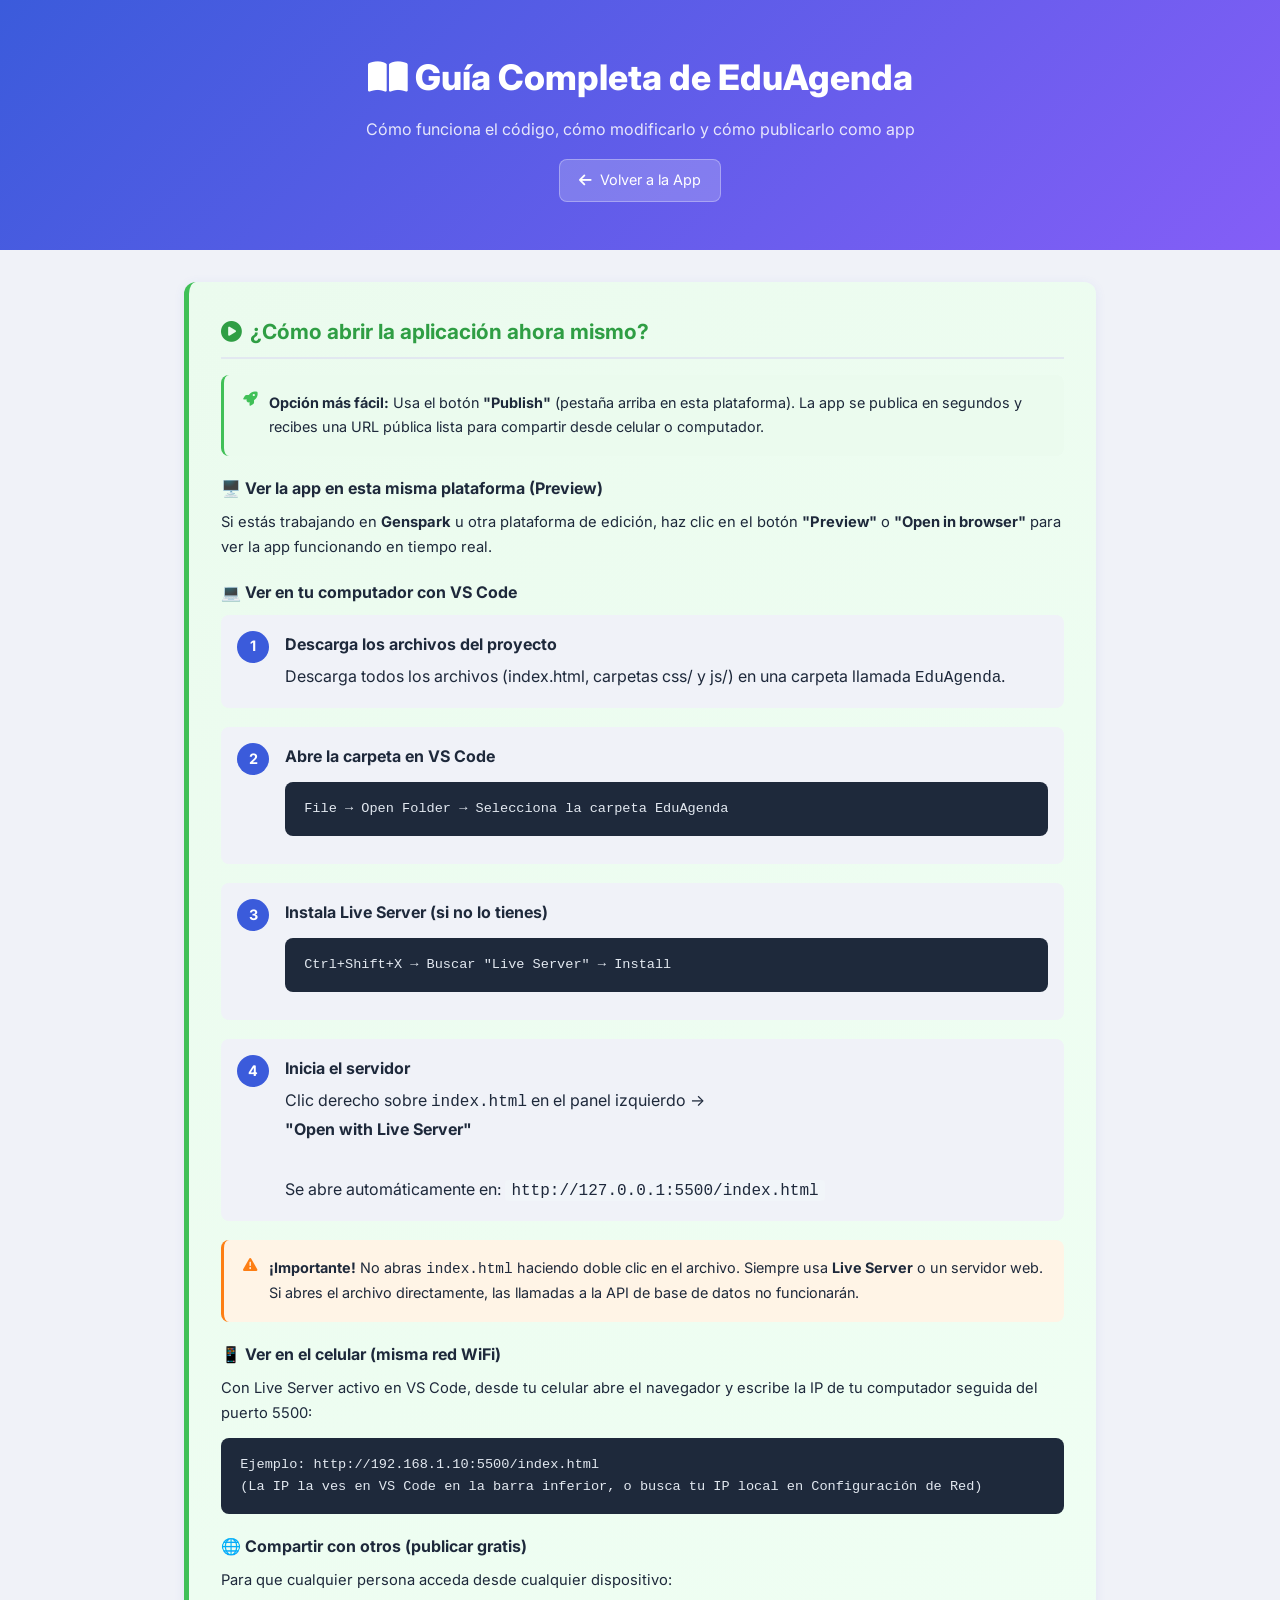
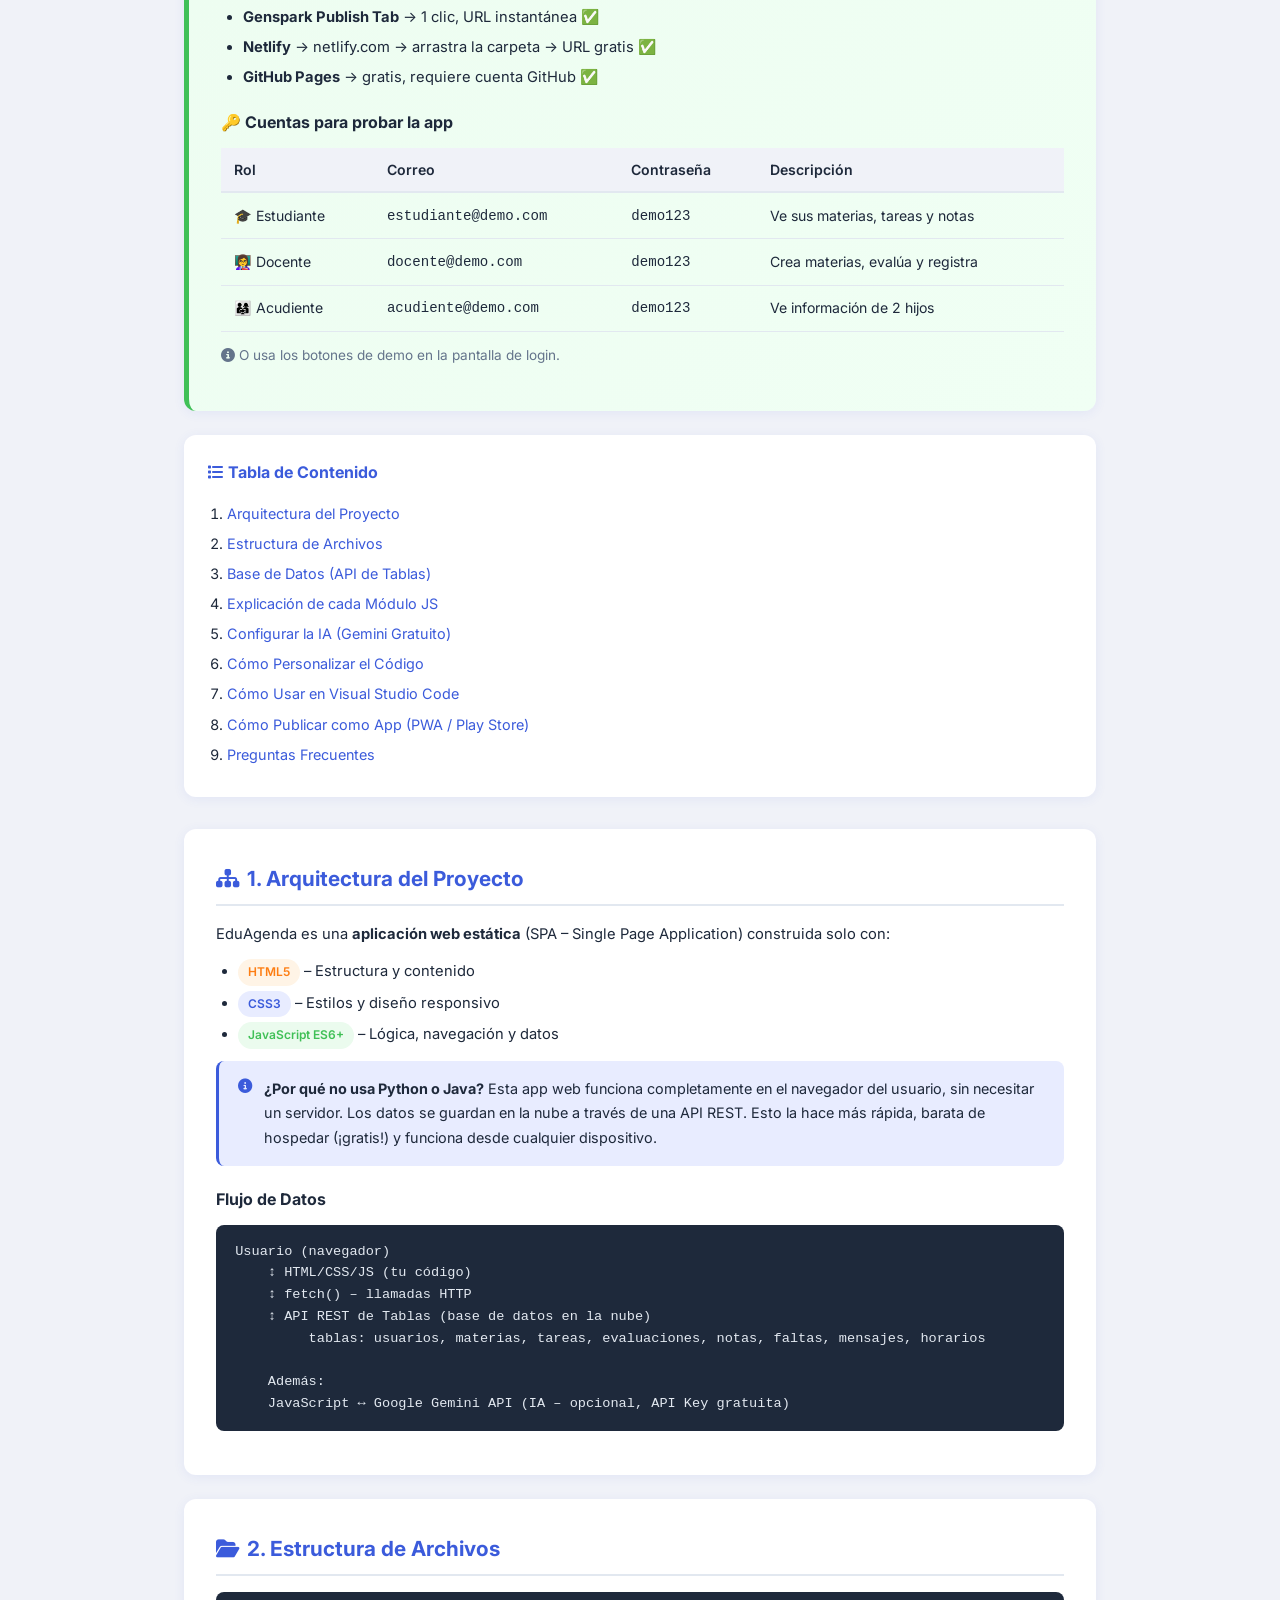
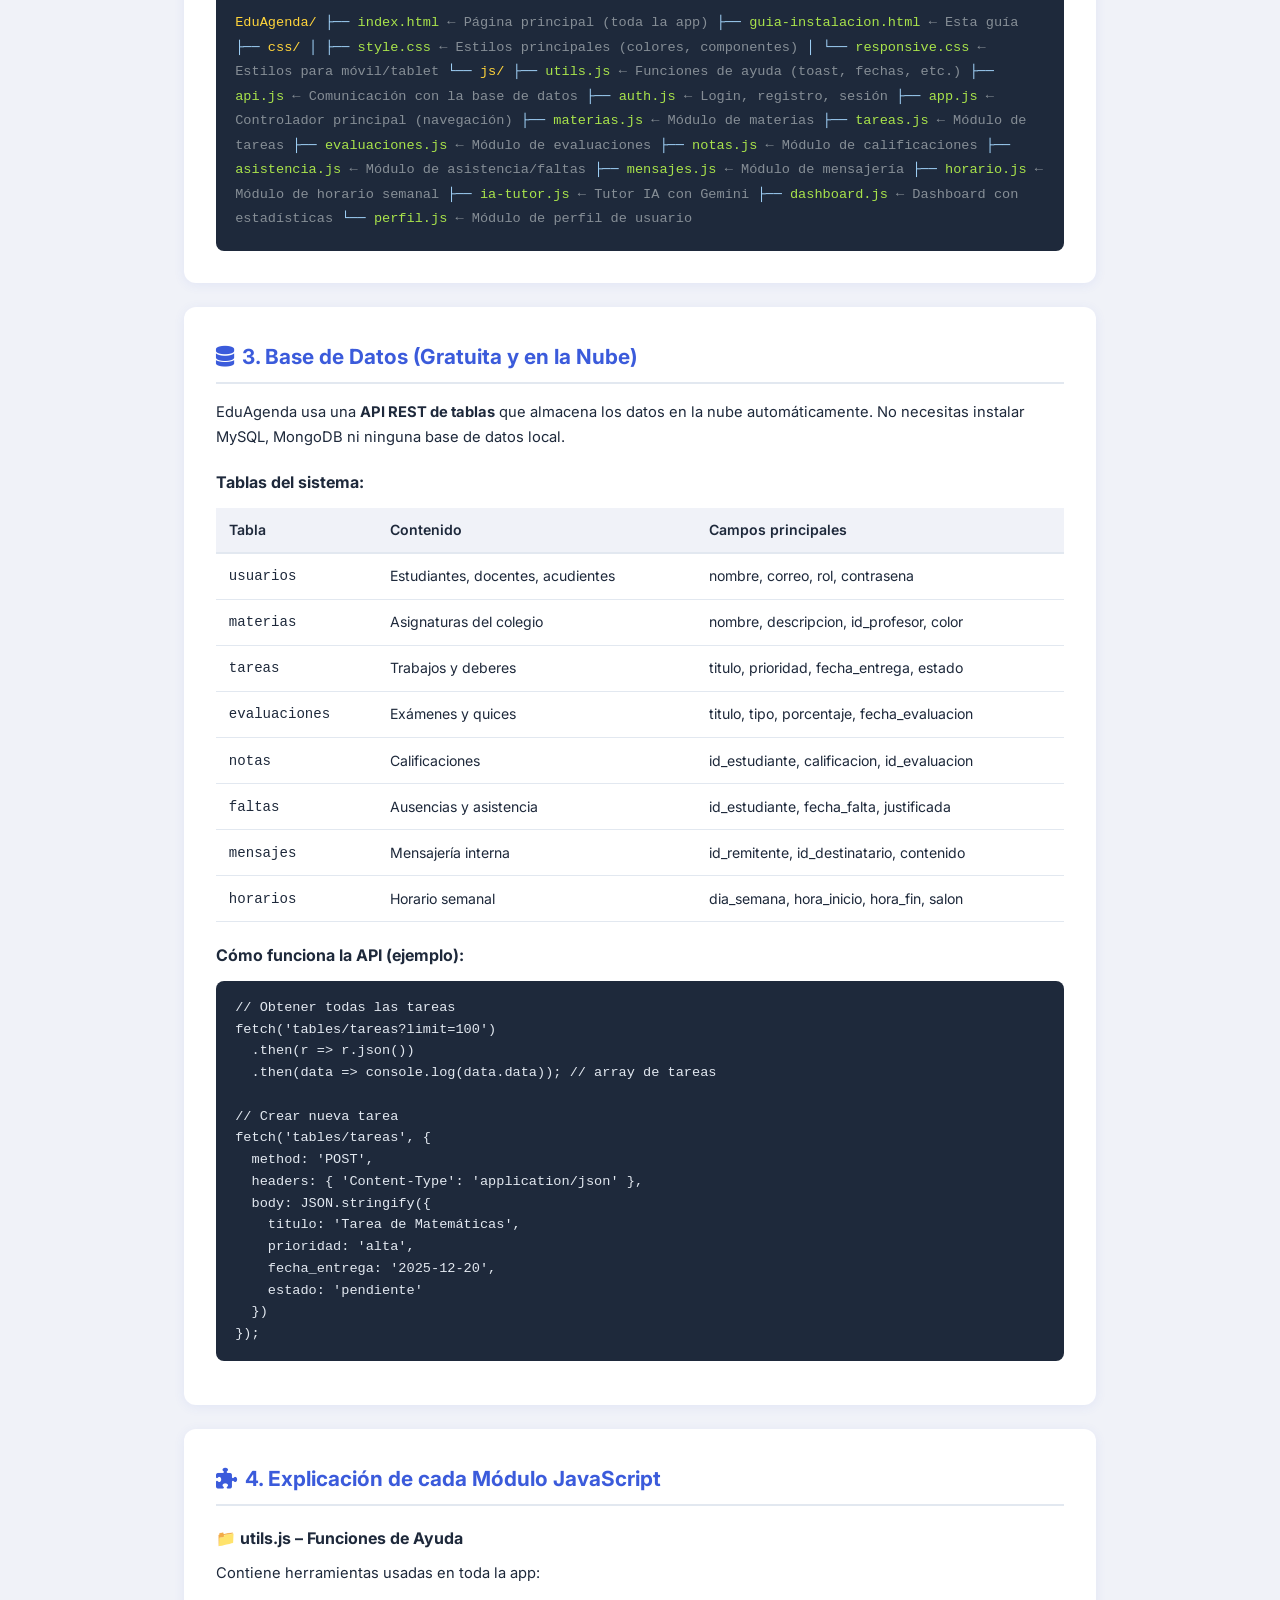
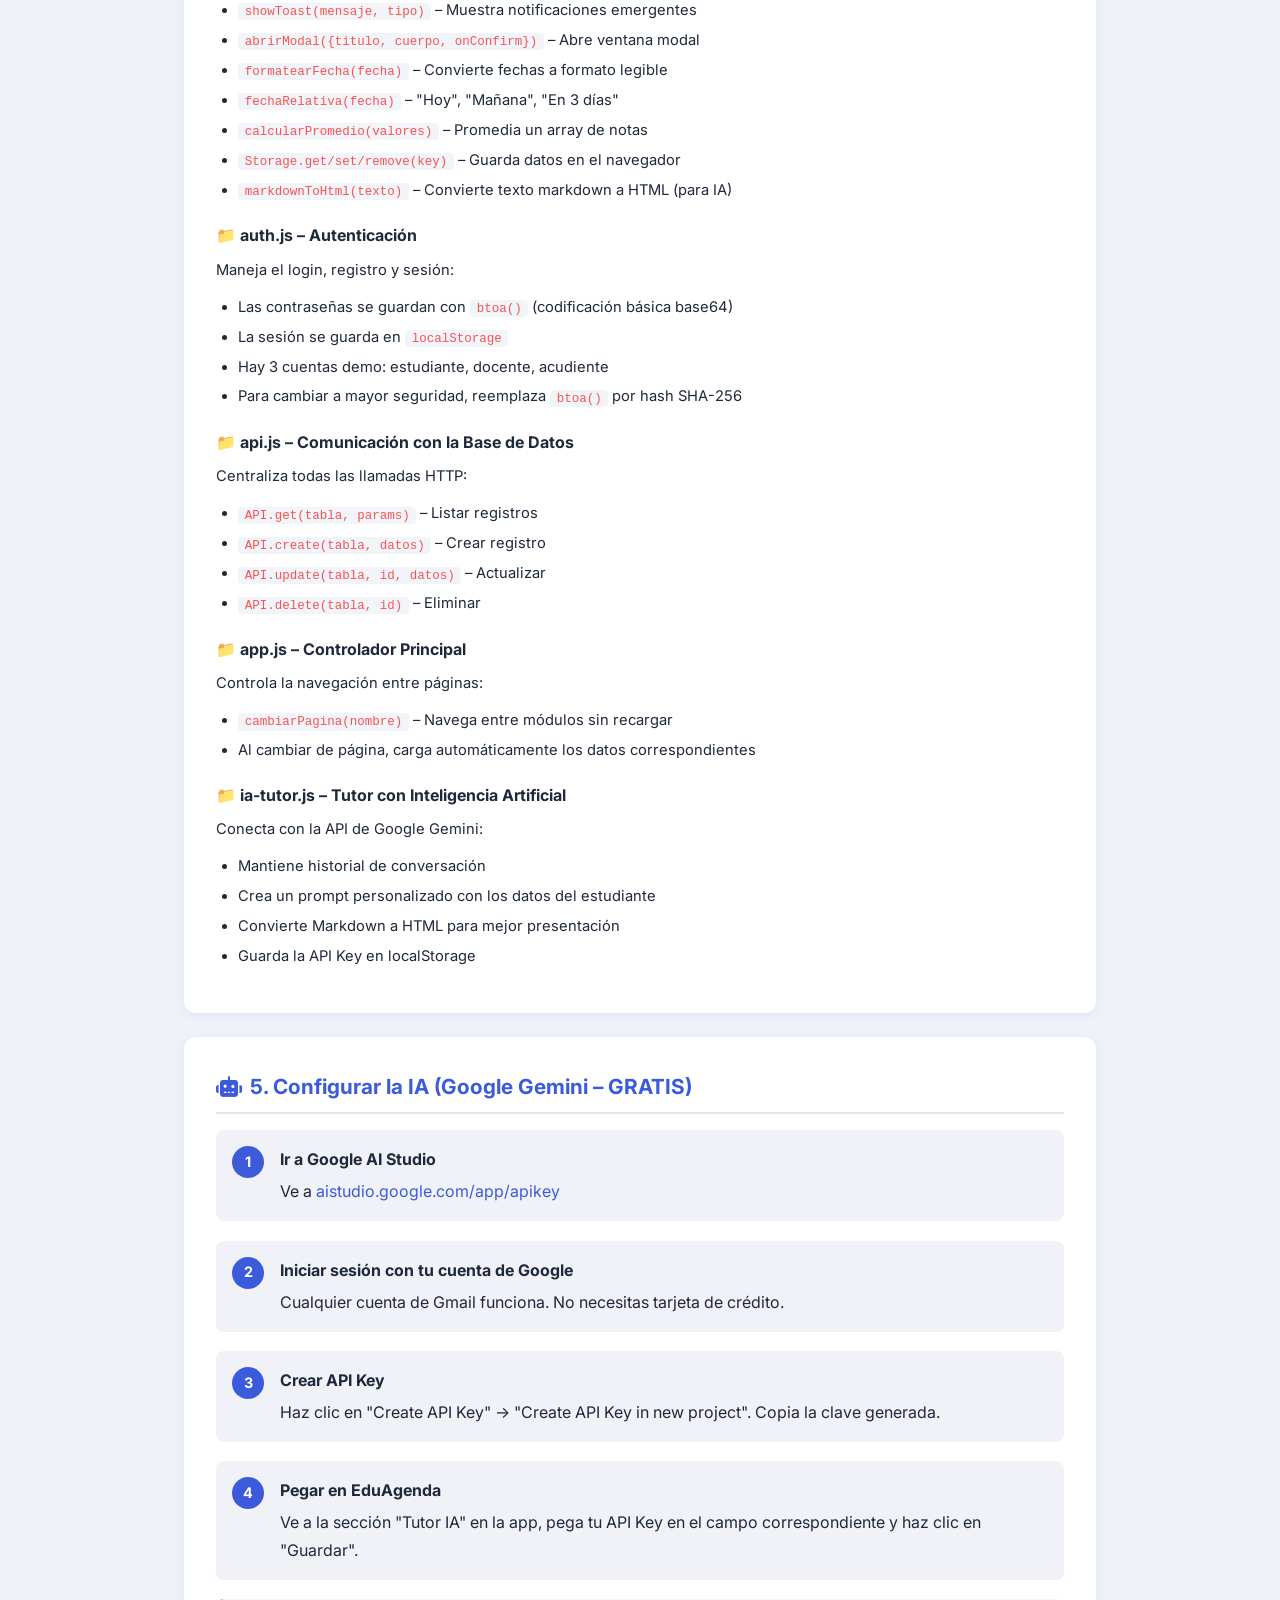
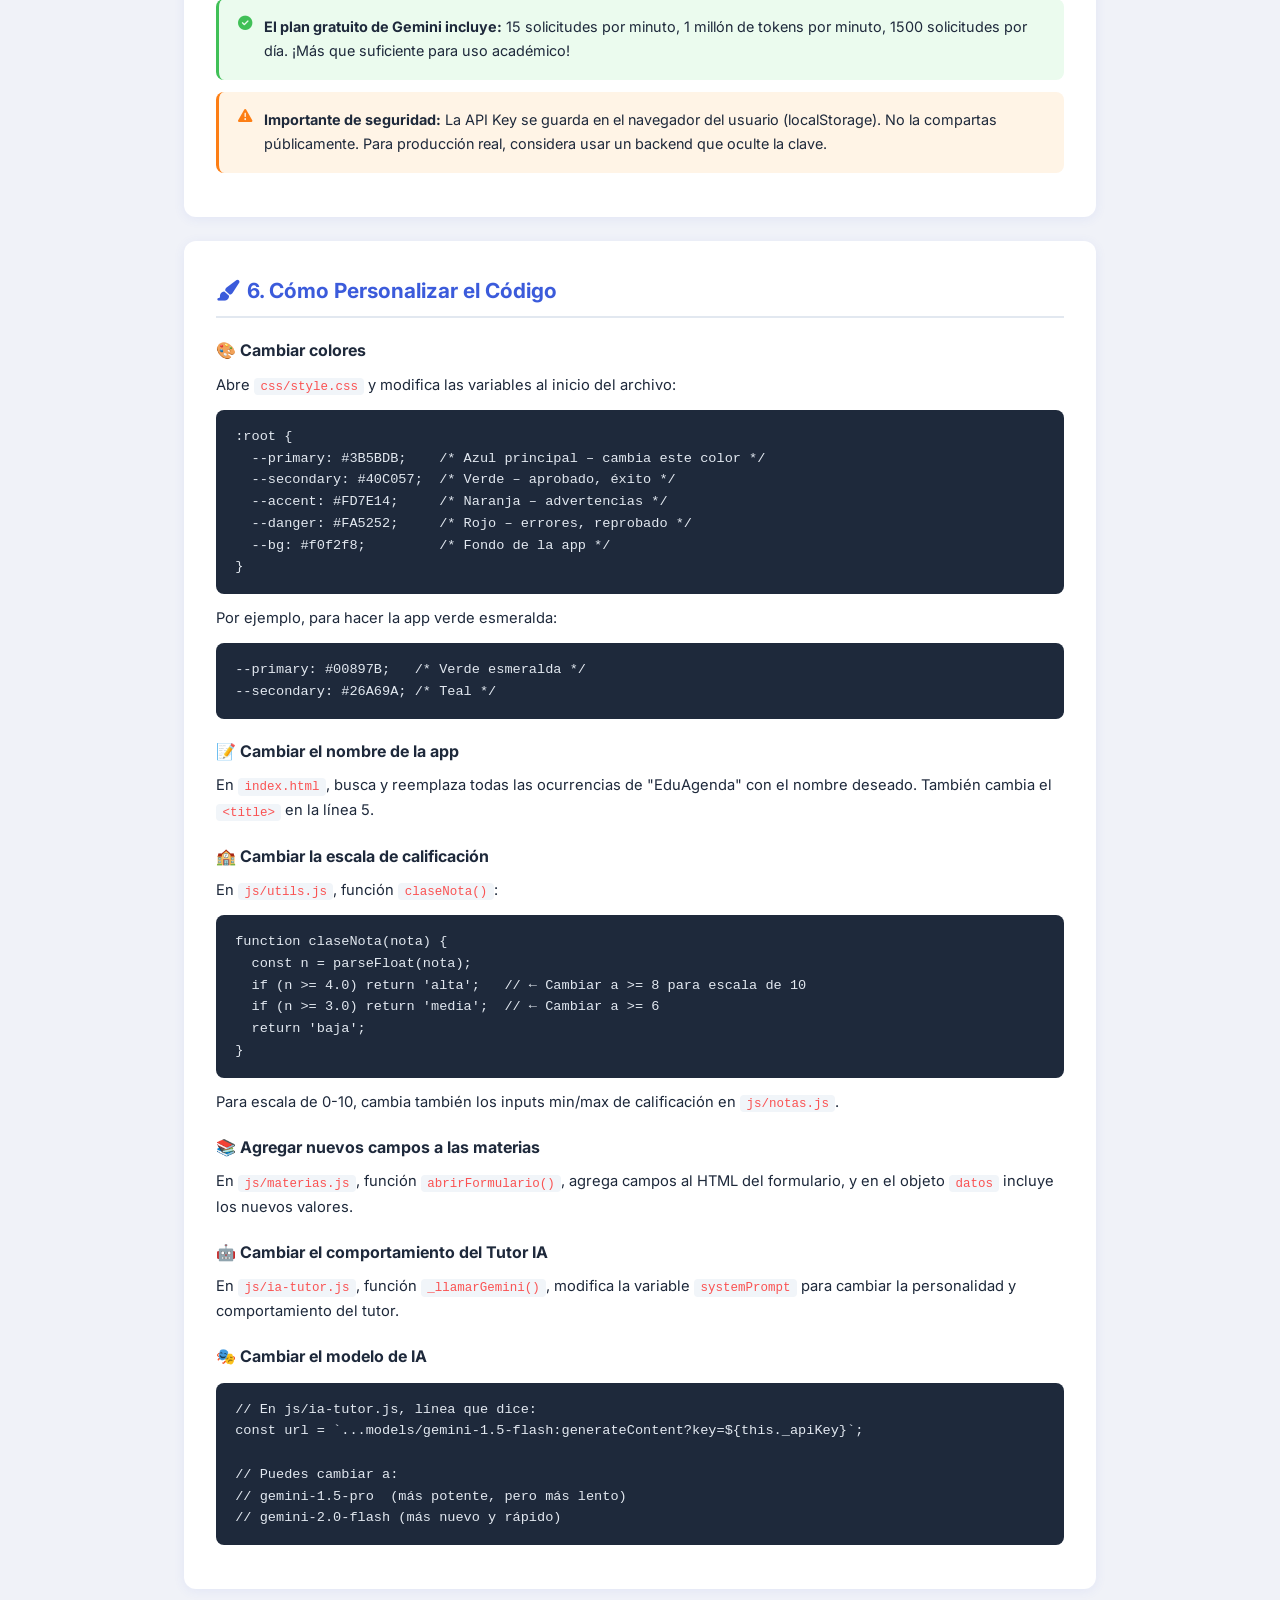
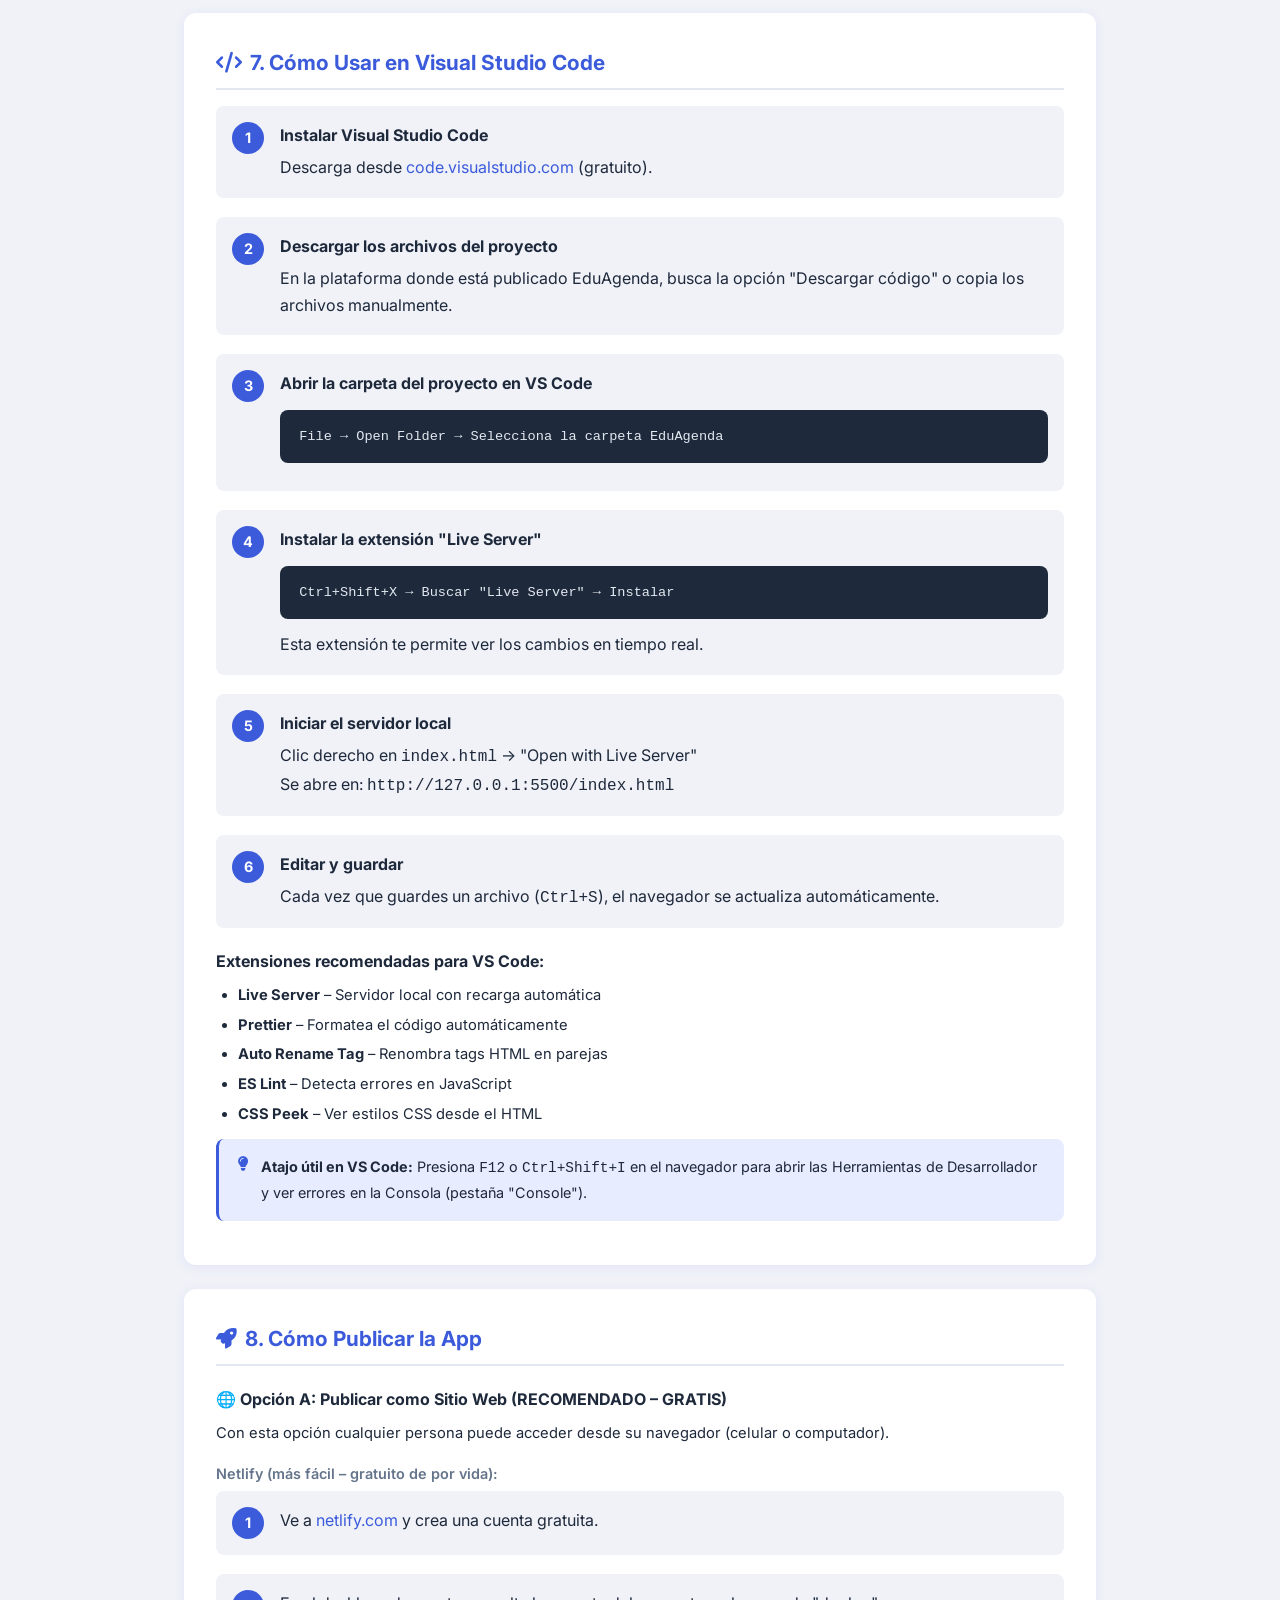
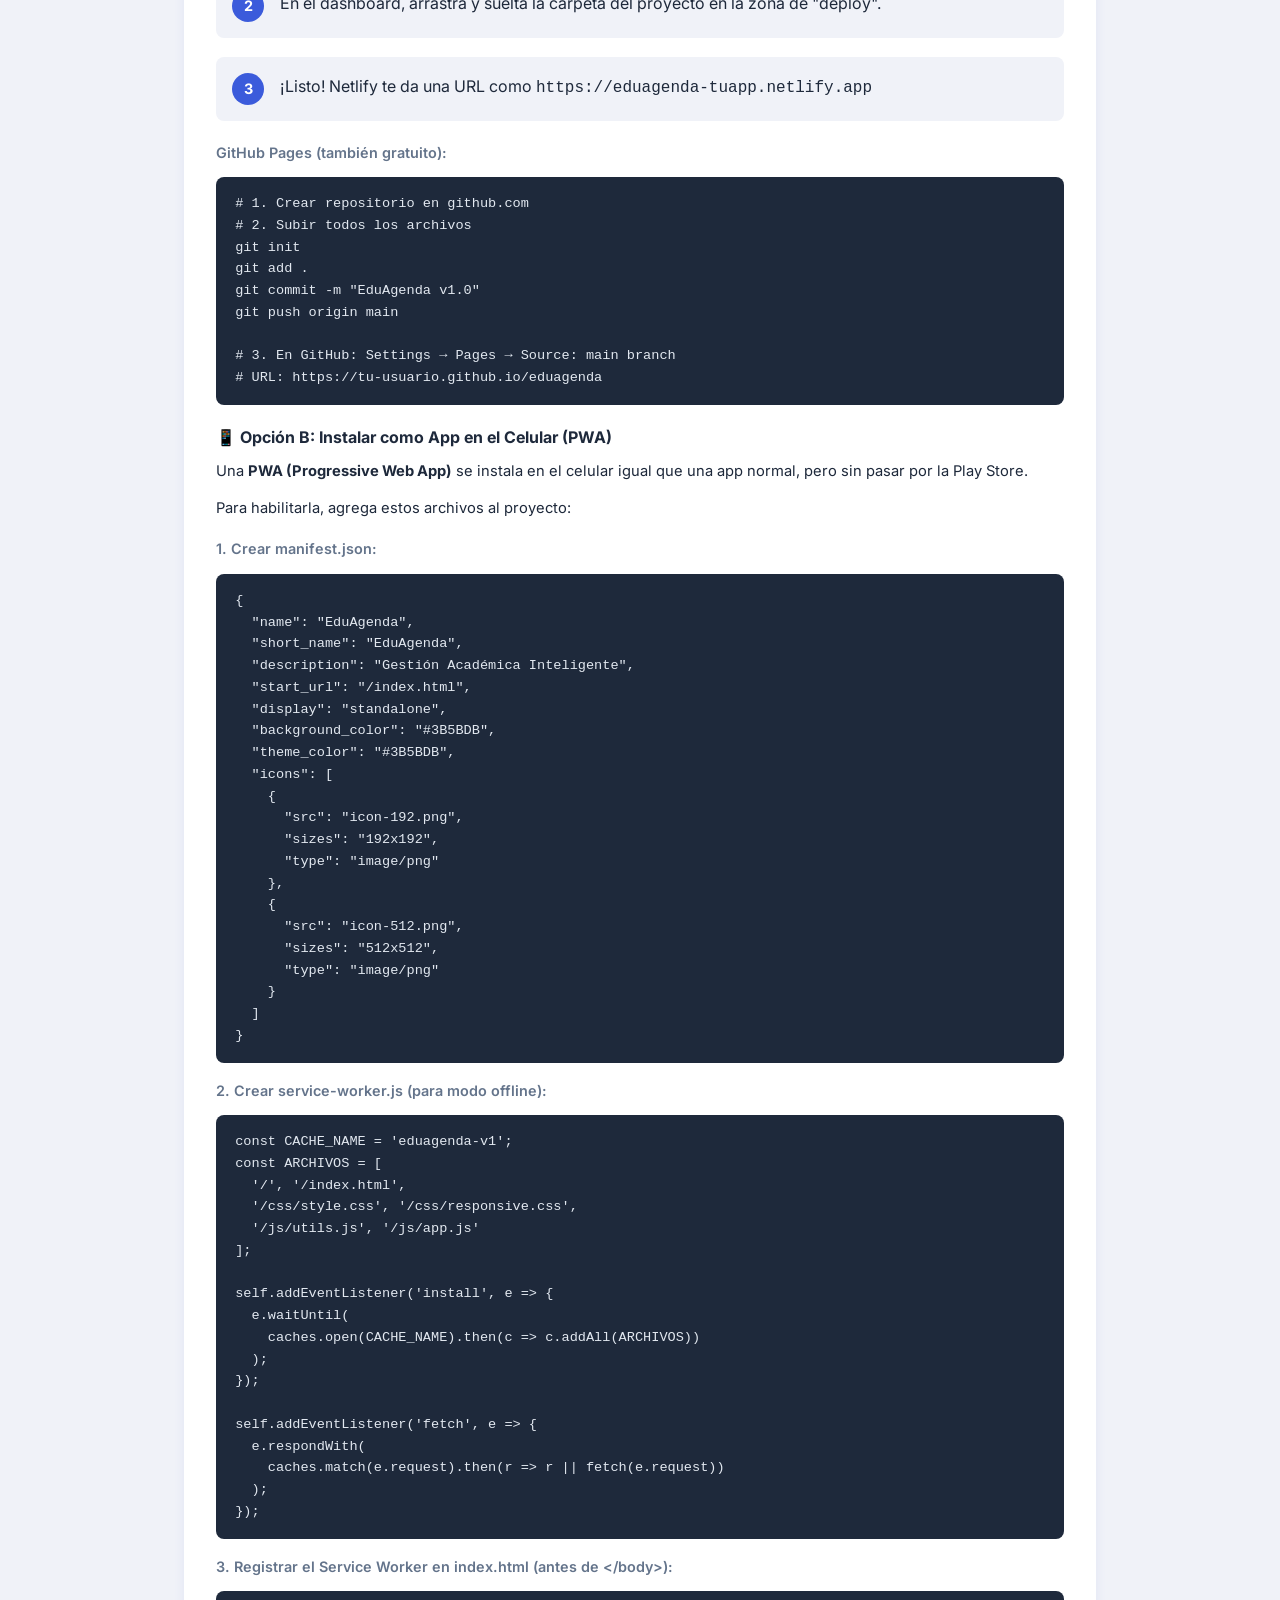
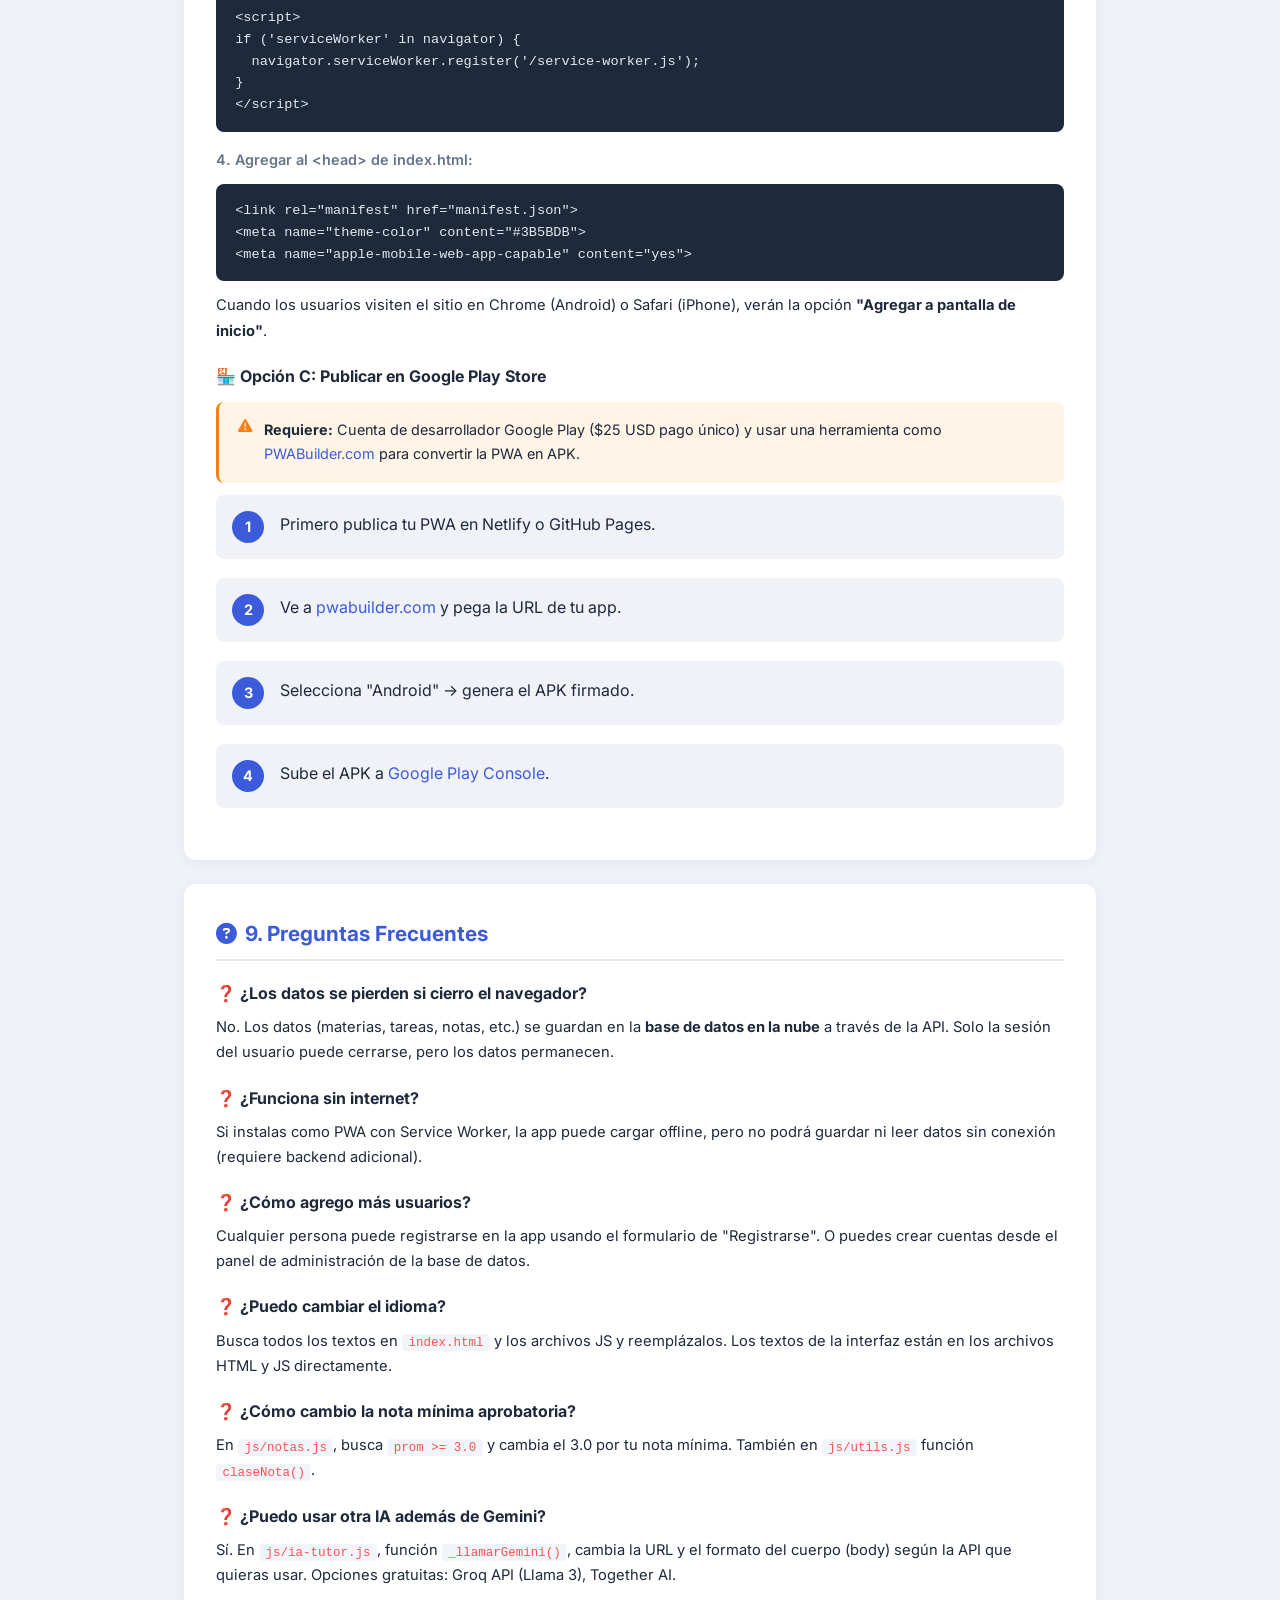
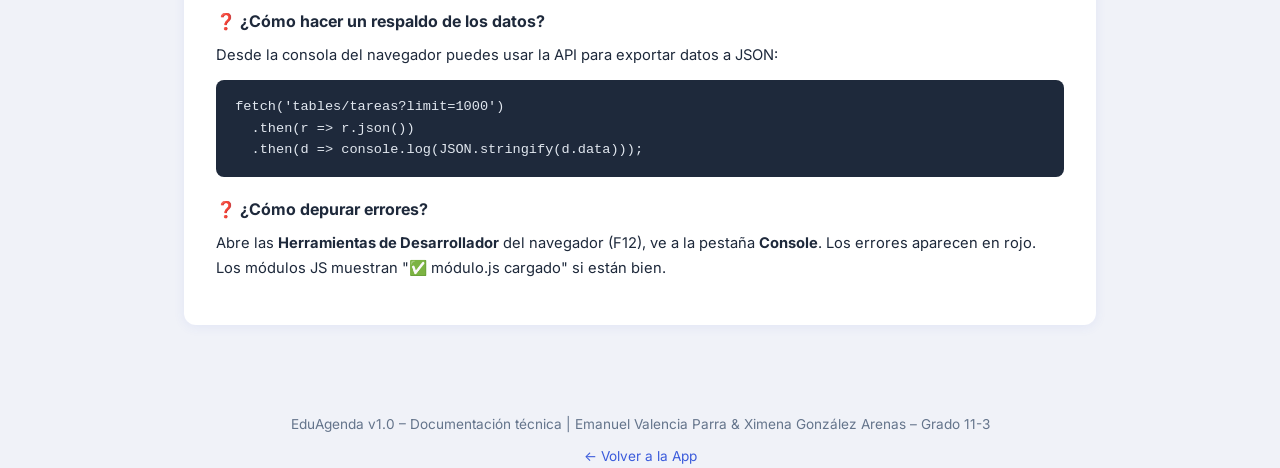
<file: guia-instalacion.html>
<!DOCTYPE html>
<html lang="es">
<head>
  <meta charset="UTF-8"/>
  <meta name="viewport" content="width=device-width, initial-scale=1.0"/>
  <title>Guía de Instalación – EduAgenda</title>
  <link href="https://fonts.googleapis.com/css2?family=Inter:wght@300;400;500;600;700;800&display=swap" rel="stylesheet"/>
  <link rel="stylesheet" href="https://cdn.jsdelivr.net/npm/@fortawesome/fontawesome-free@6.5.0/css/all.min.css"/>
  <style>
    :root {
      --primary: #3B5BDB;
      --secondary: #40C057;
      --accent: #FD7E14;
      --danger: #FA5252;
      --bg: #f0f2f8;
      --surface: #ffffff;
      --border: #e2e8f0;
      --text: #1e293b;
      --muted: #64748b;
      --code-bg: #1e293b;
      --radius: 12px;
    }
    * { box-sizing: border-box; margin: 0; padding: 0; }
    body { font-family: 'Inter', sans-serif; background: var(--bg); color: var(--text); line-height: 1.7; }
    a { color: var(--primary); text-decoration: none; }
    a:hover { text-decoration: underline; }
    /* Header */
    .header {
      background: linear-gradient(135deg, #3B5BDB, #845EF7);
      color: white;
      padding: 3rem 2rem;
      text-align: center;
    }
    .header h1 { font-size: 2.2rem; font-weight: 800; margin-bottom: .5rem; }
    .header p { font-size: 1rem; opacity: .85; }
    .header .back-btn {
      display: inline-flex;
      align-items: center;
      gap: .5rem;
      background: rgba(255,255,255,.2);
      color: white;
      border: 1px solid rgba(255,255,255,.3);
      padding: .5rem 1.2rem;
      border-radius: 8px;
      font-size: .9rem;
      margin-top: 1rem;
      transition: all .2s;
    }
    .header .back-btn:hover { background: rgba(255,255,255,.3); text-decoration: none; }
    /* Layout */
    .container { max-width: 960px; margin: 0 auto; padding: 2rem 1.5rem; }
    /* TOC */
    .toc {
      background: var(--surface);
      border-radius: var(--radius);
      padding: 1.5rem;
      margin-bottom: 2rem;
      box-shadow: 0 2px 12px rgba(59,91,219,.08);
    }
    .toc h2 { font-size: 1rem; font-weight: 700; margin-bottom: 1rem; color: var(--primary); }
    .toc ol { padding-left: 1.2rem; }
    .toc li { margin-bottom: .35rem; font-size: .9rem; }
    /* Sections */
    .section {
      background: var(--surface);
      border-radius: var(--radius);
      padding: 2rem;
      margin-bottom: 1.5rem;
      box-shadow: 0 2px 12px rgba(59,91,219,.08);
    }
    .section h2 {
      font-size: 1.3rem;
      font-weight: 700;
      color: var(--primary);
      margin-bottom: 1rem;
      padding-bottom: .5rem;
      border-bottom: 2px solid var(--border);
      display: flex;
      align-items: center;
      gap: .5rem;
    }
    .section h3 { font-size: 1rem; font-weight: 700; margin: 1.2rem 0 .5rem; color: var(--text); }
    .section h4 { font-size: .9rem; font-weight: 600; margin: 1rem 0 .3rem; color: var(--muted); }
    .section p { margin-bottom: .75rem; font-size: .92rem; color: var(--text); }
    .section ul, .section ol { padding-left: 1.4rem; margin-bottom: .75rem; font-size: .92rem; }
    .section li { margin-bottom: .3rem; }
    /* Code blocks */
    pre {
      background: var(--code-bg);
      color: #e2e8f0;
      padding: 1rem 1.2rem;
      border-radius: 8px;
      overflow-x: auto;
      font-size: .85rem;
      line-height: 1.6;
      margin: .75rem 0;
      position: relative;
    }
    code { font-family: 'Fira Code', 'Cascadia Code', monospace; }
    p code, li code {
      background: #f1f5f9;
      color: var(--danger);
      padding: .1rem .4rem;
      border-radius: 4px;
      font-size: .85em;
    }
    /* Badges */
    .badge {
      display: inline-block;
      padding: .2rem .6rem;
      border-radius: 20px;
      font-size: .75rem;
      font-weight: 600;
    }
    .badge-blue { background: #e8ecff; color: var(--primary); }
    .badge-green { background: #ebfbee; color: var(--secondary); }
    .badge-orange { background: #fff4e6; color: var(--accent); }
    /* Alert */
    .alert {
      border-radius: 8px;
      padding: 1rem 1.2rem;
      margin: .75rem 0;
      font-size: .9rem;
      display: flex;
      gap: .75rem;
      align-items: flex-start;
    }
    .alert-info { background: #e8ecff; border-left: 3px solid var(--primary); }
    .alert-success { background: #ebfbee; border-left: 3px solid var(--secondary); }
    .alert-warning { background: #fff4e6; border-left: 3px solid var(--accent); }
    .alert i { margin-top: .1rem; }
    /* Steps */
    .steps { counter-reset: step; }
    .step {
      display: flex;
      gap: 1rem;
      margin-bottom: 1.2rem;
      padding: 1rem;
      background: var(--bg);
      border-radius: 8px;
    }
    .step-num {
      width: 32px; height: 32px;
      background: var(--primary);
      color: white;
      border-radius: 50%;
      display: flex;
      align-items: center;
      justify-content: center;
      font-weight: 700;
      font-size: .9rem;
      flex-shrink: 0;
    }
    .step-content { flex: 1; }
    .step-content strong { display: block; margin-bottom: .3rem; }
    /* File structure */
    .file-tree {
      background: var(--code-bg);
      color: #a5d8ff;
      padding: 1.2rem;
      border-radius: 8px;
      font-family: monospace;
      font-size: .85rem;
      line-height: 1.8;
    }
    .file-tree .folder { color: #ffd43b; }
    .file-tree .file { color: #a9e34b; }
    .file-tree .comment { color: #868e96; }
    /* Table */
    table { width: 100%; border-collapse: collapse; font-size: .88rem; margin: .75rem 0; }
    th { background: var(--bg); padding: .6rem .8rem; text-align: left; font-weight: 600; border-bottom: 2px solid var(--border); }
    td { padding: .6rem .8rem; border-bottom: 1px solid var(--border); }
    /* Footer */
    .footer { text-align: center; padding: 2rem; color: var(--muted); font-size: .85rem; }
  </style>
</head>
<body>

<div class="header">
  <h1><i class="fas fa-book-open"></i> Guía Completa de EduAgenda</h1>
  <p>Cómo funciona el código, cómo modificarlo y cómo publicarlo como app</p>
  <a href="index.html" class="back-btn"><i class="fas fa-arrow-left"></i> Volver a la App</a>
</div>

<div class="container">

  <!-- ===== CÓMO ABRIR LA APP ===== -->
  <div class="section" style="border-left:5px solid #40C057; background:linear-gradient(135deg,#ebfbee,#f0fff4);">
    <h2 style="color:#2f9e44;"><i class="fas fa-play-circle"></i> ¿Cómo abrir la aplicación ahora mismo?</h2>

    <div class="alert alert-success" style="margin-bottom:1rem;">
      <i class="fas fa-rocket" style="color:#40C057"></i>
      <div>
        <strong>Opción más fácil:</strong> Usa el botón <strong>"Publish"</strong> (pestaña arriba en esta plataforma). La app se publica en segundos y recibes una URL pública lista para compartir desde celular o computador.
      </div>
    </div>

    <h3>🖥️ Ver la app en esta misma plataforma (Preview)</h3>
    <p>Si estás trabajando en <strong>Genspark</strong> u otra plataforma de edición, haz clic en el botón <strong>"Preview"</strong> o <strong>"Open in browser"</strong> para ver la app funcionando en tiempo real.</p>

    <h3>💻 Ver en tu computador con VS Code</h3>
    <div class="steps">
      <div class="step">
        <div class="step-num">1</div>
        <div class="step-content">
          <strong>Descarga los archivos del proyecto</strong>
          Descarga todos los archivos (index.html, carpetas css/ y js/) en una carpeta llamada <code>EduAgenda</code>.
        </div>
      </div>
      <div class="step">
        <div class="step-num">2</div>
        <div class="step-content">
          <strong>Abre la carpeta en VS Code</strong>
          <pre><code>File → Open Folder → Selecciona la carpeta EduAgenda</code></pre>
        </div>
      </div>
      <div class="step">
        <div class="step-num">3</div>
        <div class="step-content">
          <strong>Instala Live Server (si no lo tienes)</strong>
          <pre><code>Ctrl+Shift+X → Buscar "Live Server" → Install</code></pre>
        </div>
      </div>
      <div class="step">
        <div class="step-num">4</div>
        <div class="step-content">
          <strong>Inicia el servidor</strong>
          Clic derecho sobre <code>index.html</code> en el panel izquierdo → <strong>"Open with Live Server"</strong><br/>
          Se abre automáticamente en: <code style="background:#f1f5f9;padding:.1rem .4rem;border-radius:4px;">http://127.0.0.1:5500/index.html</code>
        </div>
      </div>
    </div>
    <div class="alert alert-warning" style="margin-top:.5rem;">
      <i class="fas fa-exclamation-triangle" style="color:var(--accent)"></i>
      <div><strong>¡Importante!</strong> No abras <code>index.html</code> haciendo doble clic en el archivo. Siempre usa <strong>Live Server</strong> o un servidor web. Si abres el archivo directamente, las llamadas a la API de base de datos no funcionarán.</div>
    </div>

    <h3>📱 Ver en el celular (misma red WiFi)</h3>
    <p>Con Live Server activo en VS Code, desde tu celular abre el navegador y escribe la IP de tu computador seguida del puerto 5500:</p>
    <pre><code>Ejemplo: http://192.168.1.10:5500/index.html
(La IP la ves en VS Code en la barra inferior, o busca tu IP local en Configuración de Red)</code></pre>

    <h3>🌐 Compartir con otros (publicar gratis)</h3>
    <p>Para que cualquier persona acceda desde cualquier dispositivo:</p>
    <ul>
      <li><strong>Genspark Publish Tab</strong> → 1 clic, URL instantánea ✅</li>
      <li><strong>Netlify</strong> → netlify.com → arrastra la carpeta → URL gratis ✅</li>
      <li><strong>GitHub Pages</strong> → gratis, requiere cuenta GitHub ✅</li>
    </ul>

    <h3>🔑 Cuentas para probar la app</h3>
    <table>
      <tr><th>Rol</th><th>Correo</th><th>Contraseña</th><th>Descripción</th></tr>
      <tr><td>🎓 Estudiante</td><td><code>estudiante@demo.com</code></td><td><code>demo123</code></td><td>Ve sus materias, tareas y notas</td></tr>
      <tr><td>👩‍🏫 Docente</td><td><code>docente@demo.com</code></td><td><code>demo123</code></td><td>Crea materias, evalúa y registra</td></tr>
      <tr><td>👨‍👩‍👧 Acudiente</td><td><code>acudiente@demo.com</code></td><td><code>demo123</code></td><td>Ve información de 2 hijos</td></tr>
    </table>
    <p style="font-size:.85rem;color:var(--muted);margin-top:.5rem;"><i class="fas fa-info-circle"></i> O usa los botones de demo en la pantalla de login.</p>
  </div>

  <!-- TABLA DE CONTENIDO -->
  <div class="toc">
    <h2><i class="fas fa-list"></i> Tabla de Contenido</h2>
    <ol>
      <li><a href="#arquitectura">Arquitectura del Proyecto</a></li>
      <li><a href="#estructura">Estructura de Archivos</a></li>
      <li><a href="#base-datos">Base de Datos (API de Tablas)</a></li>
      <li><a href="#modulos">Explicación de cada Módulo JS</a></li>
      <li><a href="#ia">Configurar la IA (Gemini Gratuito)</a></li>
      <li><a href="#personalizar">Cómo Personalizar el Código</a></li>
      <li><a href="#vscode">Cómo Usar en Visual Studio Code</a></li>
      <li><a href="#publicar">Cómo Publicar como App (PWA / Play Store)</a></li>
      <li><a href="#preguntas">Preguntas Frecuentes</a></li>
    </ol>
  </div>

  <!-- 1. ARQUITECTURA -->
  <div class="section" id="arquitectura">
    <h2><i class="fas fa-sitemap"></i> 1. Arquitectura del Proyecto</h2>
    <p>EduAgenda es una <strong>aplicación web estática</strong> (SPA – Single Page Application) construida solo con:</p>
    <ul>
      <li><span class="badge badge-orange">HTML5</span> – Estructura y contenido</li>
      <li><span class="badge badge-blue">CSS3</span> – Estilos y diseño responsivo</li>
      <li><span class="badge badge-green">JavaScript ES6+</span> – Lógica, navegación y datos</li>
    </ul>
    <div class="alert alert-info">
      <i class="fas fa-info-circle" style="color:var(--primary)"></i>
      <div><strong>¿Por qué no usa Python o Java?</strong> Esta app web funciona completamente en el navegador del usuario, sin necesitar un servidor. Los datos se guardan en la nube a través de una API REST. Esto la hace más rápida, barata de hospedar (¡gratis!) y funciona desde cualquier dispositivo.</div>
    </div>
    <h3>Flujo de Datos</h3>
    <pre><code>Usuario (navegador)
    ↕ HTML/CSS/JS (tu código)
    ↕ fetch() – llamadas HTTP
    ↕ API REST de Tablas (base de datos en la nube)
         tablas: usuarios, materias, tareas, evaluaciones, notas, faltas, mensajes, horarios

    Además:
    JavaScript ↔ Google Gemini API (IA – opcional, API Key gratuita)</code></pre>
  </div>

  <!-- 2. ESTRUCTURA -->
  <div class="section" id="estructura">
    <h2><i class="fas fa-folder-open"></i> 2. Estructura de Archivos</h2>
    <div class="file-tree">
<span class="folder">EduAgenda/</span>
├── <span class="file">index.html</span>          <span class="comment">← Página principal (toda la app)</span>
├── <span class="file">guia-instalacion.html</span> <span class="comment">← Esta guía</span>
├── <span class="folder">css/</span>
│   ├── <span class="file">style.css</span>         <span class="comment">← Estilos principales (colores, componentes)</span>
│   └── <span class="file">responsive.css</span>    <span class="comment">← Estilos para móvil/tablet</span>
└── <span class="folder">js/</span>
    ├── <span class="file">utils.js</span>          <span class="comment">← Funciones de ayuda (toast, fechas, etc.)</span>
    ├── <span class="file">api.js</span>            <span class="comment">← Comunicación con la base de datos</span>
    ├── <span class="file">auth.js</span>           <span class="comment">← Login, registro, sesión</span>
    ├── <span class="file">app.js</span>            <span class="comment">← Controlador principal (navegación)</span>
    ├── <span class="file">materias.js</span>       <span class="comment">← Módulo de materias</span>
    ├── <span class="file">tareas.js</span>         <span class="comment">← Módulo de tareas</span>
    ├── <span class="file">evaluaciones.js</span>   <span class="comment">← Módulo de evaluaciones</span>
    ├── <span class="file">notas.js</span>          <span class="comment">← Módulo de calificaciones</span>
    ├── <span class="file">asistencia.js</span>     <span class="comment">← Módulo de asistencia/faltas</span>
    ├── <span class="file">mensajes.js</span>       <span class="comment">← Módulo de mensajería</span>
    ├── <span class="file">horario.js</span>        <span class="comment">← Módulo de horario semanal</span>
    ├── <span class="file">ia-tutor.js</span>       <span class="comment">← Tutor IA con Gemini</span>
    ├── <span class="file">dashboard.js</span>      <span class="comment">← Dashboard con estadísticas</span>
    └── <span class="file">perfil.js</span>         <span class="comment">← Módulo de perfil de usuario</span>
    </div>
  </div>

  <!-- 3. BASE DE DATOS -->
  <div class="section" id="base-datos">
    <h2><i class="fas fa-database"></i> 3. Base de Datos (Gratuita y en la Nube)</h2>
    <p>EduAgenda usa una <strong>API REST de tablas</strong> que almacena los datos en la nube automáticamente. No necesitas instalar MySQL, MongoDB ni ninguna base de datos local.</p>

    <h3>Tablas del sistema:</h3>
    <table>
      <tr><th>Tabla</th><th>Contenido</th><th>Campos principales</th></tr>
      <tr><td><code>usuarios</code></td><td>Estudiantes, docentes, acudientes</td><td>nombre, correo, rol, contrasena</td></tr>
      <tr><td><code>materias</code></td><td>Asignaturas del colegio</td><td>nombre, descripcion, id_profesor, color</td></tr>
      <tr><td><code>tareas</code></td><td>Trabajos y deberes</td><td>titulo, prioridad, fecha_entrega, estado</td></tr>
      <tr><td><code>evaluaciones</code></td><td>Exámenes y quices</td><td>titulo, tipo, porcentaje, fecha_evaluacion</td></tr>
      <tr><td><code>notas</code></td><td>Calificaciones</td><td>id_estudiante, calificacion, id_evaluacion</td></tr>
      <tr><td><code>faltas</code></td><td>Ausencias y asistencia</td><td>id_estudiante, fecha_falta, justificada</td></tr>
      <tr><td><code>mensajes</code></td><td>Mensajería interna</td><td>id_remitente, id_destinatario, contenido</td></tr>
      <tr><td><code>horarios</code></td><td>Horario semanal</td><td>dia_semana, hora_inicio, hora_fin, salon</td></tr>
    </table>

    <h3>Cómo funciona la API (ejemplo):</h3>
    <pre><code>// Obtener todas las tareas
fetch('tables/tareas?limit=100')
  .then(r => r.json())
  .then(data => console.log(data.data)); // array de tareas

// Crear nueva tarea
fetch('tables/tareas', {
  method: 'POST',
  headers: { 'Content-Type': 'application/json' },
  body: JSON.stringify({
    titulo: 'Tarea de Matemáticas',
    prioridad: 'alta',
    fecha_entrega: '2025-12-20',
    estado: 'pendiente'
  })
});</code></pre>
  </div>

  <!-- 4. MÓDULOS JS -->
  <div class="section" id="modulos">
    <h2><i class="fas fa-puzzle-piece"></i> 4. Explicación de cada Módulo JavaScript</h2>

    <h3>📁 utils.js – Funciones de Ayuda</h3>
    <p>Contiene herramientas usadas en toda la app:</p>
    <ul>
      <li><code>showToast(mensaje, tipo)</code> – Muestra notificaciones emergentes</li>
      <li><code>abrirModal({titulo, cuerpo, onConfirm})</code> – Abre ventana modal</li>
      <li><code>formatearFecha(fecha)</code> – Convierte fechas a formato legible</li>
      <li><code>fechaRelativa(fecha)</code> – "Hoy", "Mañana", "En 3 días"</li>
      <li><code>calcularPromedio(valores)</code> – Promedia un array de notas</li>
      <li><code>Storage.get/set/remove(key)</code> – Guarda datos en el navegador</li>
      <li><code>markdownToHtml(texto)</code> – Convierte texto markdown a HTML (para IA)</li>
    </ul>

    <h3>📁 auth.js – Autenticación</h3>
    <p>Maneja el login, registro y sesión:</p>
    <ul>
      <li>Las contraseñas se guardan con <code>btoa()</code> (codificación básica base64)</li>
      <li>La sesión se guarda en <code>localStorage</code></li>
      <li>Hay 3 cuentas demo: estudiante, docente, acudiente</li>
      <li>Para cambiar a mayor seguridad, reemplaza <code>btoa()</code> por hash SHA-256</li>
    </ul>

    <h3>📁 api.js – Comunicación con la Base de Datos</h3>
    <p>Centraliza todas las llamadas HTTP:</p>
    <ul>
      <li><code>API.get(tabla, params)</code> – Listar registros</li>
      <li><code>API.create(tabla, datos)</code> – Crear registro</li>
      <li><code>API.update(tabla, id, datos)</code> – Actualizar</li>
      <li><code>API.delete(tabla, id)</code> – Eliminar</li>
    </ul>

    <h3>📁 app.js – Controlador Principal</h3>
    <p>Controla la navegación entre páginas:</p>
    <ul>
      <li><code>cambiarPagina(nombre)</code> – Navega entre módulos sin recargar</li>
      <li>Al cambiar de página, carga automáticamente los datos correspondientes</li>
    </ul>

    <h3>📁 ia-tutor.js – Tutor con Inteligencia Artificial</h3>
    <p>Conecta con la API de Google Gemini:</p>
    <ul>
      <li>Mantiene historial de conversación</li>
      <li>Crea un prompt personalizado con los datos del estudiante</li>
      <li>Convierte Markdown a HTML para mejor presentación</li>
      <li>Guarda la API Key en localStorage</li>
    </ul>
  </div>

  <!-- 5. IA -->
  <div class="section" id="ia">
    <h2><i class="fas fa-robot"></i> 5. Configurar la IA (Google Gemini – GRATIS)</h2>
    <div class="steps">
      <div class="step">
        <div class="step-num">1</div>
        <div class="step-content">
          <strong>Ir a Google AI Studio</strong>
          Ve a <a href="https://aistudio.google.com/app/apikey" target="_blank">aistudio.google.com/app/apikey</a>
        </div>
      </div>
      <div class="step">
        <div class="step-num">2</div>
        <div class="step-content">
          <strong>Iniciar sesión con tu cuenta de Google</strong>
          Cualquier cuenta de Gmail funciona. No necesitas tarjeta de crédito.
        </div>
      </div>
      <div class="step">
        <div class="step-num">3</div>
        <div class="step-content">
          <strong>Crear API Key</strong>
          Haz clic en "Create API Key" → "Create API Key in new project". Copia la clave generada.
        </div>
      </div>
      <div class="step">
        <div class="step-num">4</div>
        <div class="step-content">
          <strong>Pegar en EduAgenda</strong>
          Ve a la sección "Tutor IA" en la app, pega tu API Key en el campo correspondiente y haz clic en "Guardar".
        </div>
      </div>
    </div>
    <div class="alert alert-success">
      <i class="fas fa-check-circle" style="color:var(--secondary)"></i>
      <div><strong>El plan gratuito de Gemini incluye:</strong> 15 solicitudes por minuto, 1 millón de tokens por minuto, 1500 solicitudes por día. ¡Más que suficiente para uso académico!</div>
    </div>
    <div class="alert alert-warning">
      <i class="fas fa-exclamation-triangle" style="color:var(--accent)"></i>
      <div><strong>Importante de seguridad:</strong> La API Key se guarda en el navegador del usuario (localStorage). No la compartas públicamente. Para producción real, considera usar un backend que oculte la clave.</div>
    </div>
  </div>

  <!-- 6. PERSONALIZAR -->
  <div class="section" id="personalizar">
    <h2><i class="fas fa-paint-brush"></i> 6. Cómo Personalizar el Código</h2>

    <h3>🎨 Cambiar colores</h3>
    <p>Abre <code>css/style.css</code> y modifica las variables al inicio del archivo:</p>
    <pre><code>:root {
  --primary: #3B5BDB;    /* Azul principal – cambia este color */
  --secondary: #40C057;  /* Verde – aprobado, éxito */
  --accent: #FD7E14;     /* Naranja – advertencias */
  --danger: #FA5252;     /* Rojo – errores, reprobado */
  --bg: #f0f2f8;         /* Fondo de la app */
}</code></pre>
    <p>Por ejemplo, para hacer la app verde esmeralda:</p>
    <pre><code>--primary: #00897B;   /* Verde esmeralda */
--secondary: #26A69A; /* Teal */</code></pre>

    <h3>📝 Cambiar el nombre de la app</h3>
    <p>En <code>index.html</code>, busca y reemplaza todas las ocurrencias de "EduAgenda" con el nombre deseado. También cambia el <code>&lt;title&gt;</code> en la línea 5.</p>

    <h3>🏫 Cambiar la escala de calificación</h3>
    <p>En <code>js/utils.js</code>, función <code>claseNota()</code>:</p>
    <pre><code>function claseNota(nota) {
  const n = parseFloat(nota);
  if (n >= 4.0) return 'alta';   // ← Cambiar a >= 8 para escala de 10
  if (n >= 3.0) return 'media';  // ← Cambiar a >= 6
  return 'baja';
}</code></pre>
    <p>Para escala de 0-10, cambia también los inputs min/max de calificación en <code>js/notas.js</code>.</p>

    <h3>📚 Agregar nuevos campos a las materias</h3>
    <p>En <code>js/materias.js</code>, función <code>abrirFormulario()</code>, agrega campos al HTML del formulario, y en el objeto <code>datos</code> incluye los nuevos valores.</p>

    <h3>🤖 Cambiar el comportamiento del Tutor IA</h3>
    <p>En <code>js/ia-tutor.js</code>, función <code>_llamarGemini()</code>, modifica la variable <code>systemPrompt</code> para cambiar la personalidad y comportamiento del tutor.</p>

    <h3>🎭 Cambiar el modelo de IA</h3>
    <pre><code>// En js/ia-tutor.js, línea que dice:
const url = `...models/gemini-1.5-flash:generateContent?key=${this._apiKey}`;

// Puedes cambiar a:
// gemini-1.5-pro  (más potente, pero más lento)
// gemini-2.0-flash (más nuevo y rápido)</code></pre>
  </div>

  <!-- 7. VS CODE -->
  <div class="section" id="vscode">
    <h2><i class="fas fa-code"></i> 7. Cómo Usar en Visual Studio Code</h2>

    <div class="steps">
      <div class="step">
        <div class="step-num">1</div>
        <div class="step-content">
          <strong>Instalar Visual Studio Code</strong>
          Descarga desde <a href="https://code.visualstudio.com" target="_blank">code.visualstudio.com</a> (gratuito).
        </div>
      </div>
      <div class="step">
        <div class="step-num">2</div>
        <div class="step-content">
          <strong>Descargar los archivos del proyecto</strong>
          En la plataforma donde está publicado EduAgenda, busca la opción "Descargar código" o copia los archivos manualmente.
        </div>
      </div>
      <div class="step">
        <div class="step-num">3</div>
        <div class="step-content">
          <strong>Abrir la carpeta del proyecto en VS Code</strong>
          <pre><code>File → Open Folder → Selecciona la carpeta EduAgenda</code></pre>
        </div>
      </div>
      <div class="step">
        <div class="step-num">4</div>
        <div class="step-content">
          <strong>Instalar la extensión "Live Server"</strong>
          <pre><code>Ctrl+Shift+X → Buscar "Live Server" → Instalar</code></pre>
          Esta extensión te permite ver los cambios en tiempo real.
        </div>
      </div>
      <div class="step">
        <div class="step-num">5</div>
        <div class="step-content">
          <strong>Iniciar el servidor local</strong>
          Clic derecho en <code>index.html</code> → "Open with Live Server"<br/>
          Se abre en: <code>http://127.0.0.1:5500/index.html</code>
        </div>
      </div>
      <div class="step">
        <div class="step-num">6</div>
        <div class="step-content">
          <strong>Editar y guardar</strong>
          Cada vez que guardes un archivo (<code>Ctrl+S</code>), el navegador se actualiza automáticamente.
        </div>
      </div>
    </div>

    <h3>Extensiones recomendadas para VS Code:</h3>
    <ul>
      <li><strong>Live Server</strong> – Servidor local con recarga automática</li>
      <li><strong>Prettier</strong> – Formatea el código automáticamente</li>
      <li><strong>Auto Rename Tag</strong> – Renombra tags HTML en parejas</li>
      <li><strong>ES Lint</strong> – Detecta errores en JavaScript</li>
      <li><strong>CSS Peek</strong> – Ver estilos CSS desde el HTML</li>
    </ul>

    <div class="alert alert-info">
      <i class="fas fa-lightbulb" style="color:var(--primary)"></i>
      <div><strong>Atajo útil en VS Code:</strong> Presiona <code>F12</code> o <code>Ctrl+Shift+I</code> en el navegador para abrir las Herramientas de Desarrollador y ver errores en la Consola (pestaña "Console").</div>
    </div>
  </div>

  <!-- 8. PUBLICAR -->
  <div class="section" id="publicar">
    <h2><i class="fas fa-rocket"></i> 8. Cómo Publicar la App</h2>

    <h3>🌐 Opción A: Publicar como Sitio Web (RECOMENDADO – GRATIS)</h3>
    <p>Con esta opción cualquier persona puede acceder desde su navegador (celular o computador).</p>

    <h4>Netlify (más fácil – gratuito de por vida):</h4>
    <div class="steps">
      <div class="step">
        <div class="step-num">1</div>
        <div class="step-content">Ve a <a href="https://www.netlify.com" target="_blank">netlify.com</a> y crea una cuenta gratuita.</div>
      </div>
      <div class="step">
        <div class="step-num">2</div>
        <div class="step-content">En el dashboard, arrastra y suelta la carpeta del proyecto en la zona de "deploy".</div>
      </div>
      <div class="step">
        <div class="step-num">3</div>
        <div class="step-content">¡Listo! Netlify te da una URL como <code>https://eduagenda-tuapp.netlify.app</code></div>
      </div>
    </div>

    <h4>GitHub Pages (también gratuito):</h4>
    <pre><code># 1. Crear repositorio en github.com
# 2. Subir todos los archivos
git init
git add .
git commit -m "EduAgenda v1.0"
git push origin main

# 3. En GitHub: Settings → Pages → Source: main branch
# URL: https://tu-usuario.github.io/eduagenda</code></pre>

    <h3>📱 Opción B: Instalar como App en el Celular (PWA)</h3>
    <p>Una <strong>PWA (Progressive Web App)</strong> se instala en el celular igual que una app normal, pero sin pasar por la Play Store.</p>
    <p>Para habilitarla, agrega estos archivos al proyecto:</p>

    <h4>1. Crear manifest.json:</h4>
    <pre><code>{
  "name": "EduAgenda",
  "short_name": "EduAgenda",
  "description": "Gestión Académica Inteligente",
  "start_url": "/index.html",
  "display": "standalone",
  "background_color": "#3B5BDB",
  "theme_color": "#3B5BDB",
  "icons": [
    {
      "src": "icon-192.png",
      "sizes": "192x192",
      "type": "image/png"
    },
    {
      "src": "icon-512.png",
      "sizes": "512x512",
      "type": "image/png"
    }
  ]
}</code></pre>

    <h4>2. Crear service-worker.js (para modo offline):</h4>
    <pre><code>const CACHE_NAME = 'eduagenda-v1';
const ARCHIVOS = [
  '/', '/index.html',
  '/css/style.css', '/css/responsive.css',
  '/js/utils.js', '/js/app.js'
];

self.addEventListener('install', e => {
  e.waitUntil(
    caches.open(CACHE_NAME).then(c => c.addAll(ARCHIVOS))
  );
});

self.addEventListener('fetch', e => {
  e.respondWith(
    caches.match(e.request).then(r => r || fetch(e.request))
  );
});</code></pre>

    <h4>3. Registrar el Service Worker en index.html (antes de &lt;/body&gt;):</h4>
    <pre><code>&lt;script&gt;
if ('serviceWorker' in navigator) {
  navigator.serviceWorker.register('/service-worker.js');
}
&lt;/script&gt;</code></pre>

    <h4>4. Agregar al &lt;head&gt; de index.html:</h4>
    <pre><code>&lt;link rel="manifest" href="manifest.json"&gt;
&lt;meta name="theme-color" content="#3B5BDB"&gt;
&lt;meta name="apple-mobile-web-app-capable" content="yes"&gt;</code></pre>

    <p>Cuando los usuarios visiten el sitio en Chrome (Android) o Safari (iPhone), verán la opción <strong>"Agregar a pantalla de inicio"</strong>.</p>

    <h3>🏪 Opción C: Publicar en Google Play Store</h3>
    <div class="alert alert-warning">
      <i class="fas fa-exclamation-triangle" style="color:var(--accent)"></i>
      <div><strong>Requiere:</strong> Cuenta de desarrollador Google Play ($25 USD pago único) y usar una herramienta como <a href="https://www.pwabuilder.com" target="_blank">PWABuilder.com</a> para convertir la PWA en APK.</div>
    </div>
    <div class="steps">
      <div class="step">
        <div class="step-num">1</div>
        <div class="step-content">Primero publica tu PWA en Netlify o GitHub Pages.</div>
      </div>
      <div class="step">
        <div class="step-num">2</div>
        <div class="step-content">Ve a <a href="https://www.pwabuilder.com" target="_blank">pwabuilder.com</a> y pega la URL de tu app.</div>
      </div>
      <div class="step">
        <div class="step-num">3</div>
        <div class="step-content">Selecciona "Android" → genera el APK firmado.</div>
      </div>
      <div class="step">
        <div class="step-num">4</div>
        <div class="step-content">Sube el APK a <a href="https://play.google.com/console" target="_blank">Google Play Console</a>.</div>
      </div>
    </div>
  </div>

  <!-- 9. FAQ -->
  <div class="section" id="preguntas">
    <h2><i class="fas fa-question-circle"></i> 9. Preguntas Frecuentes</h2>

    <h3>❓ ¿Los datos se pierden si cierro el navegador?</h3>
    <p>No. Los datos (materias, tareas, notas, etc.) se guardan en la <strong>base de datos en la nube</strong> a través de la API. Solo la sesión del usuario puede cerrarse, pero los datos permanecen.</p>

    <h3>❓ ¿Funciona sin internet?</h3>
    <p>Si instalas como PWA con Service Worker, la app puede cargar offline, pero no podrá guardar ni leer datos sin conexión (requiere backend adicional).</p>

    <h3>❓ ¿Cómo agrego más usuarios?</h3>
    <p>Cualquier persona puede registrarse en la app usando el formulario de "Registrarse". O puedes crear cuentas desde el panel de administración de la base de datos.</p>

    <h3>❓ ¿Puedo cambiar el idioma?</h3>
    <p>Busca todos los textos en <code>index.html</code> y los archivos JS y reemplázalos. Los textos de la interfaz están en los archivos HTML y JS directamente.</p>

    <h3>❓ ¿Cómo cambio la nota mínima aprobatoria?</h3>
    <p>En <code>js/notas.js</code>, busca <code>prom >= 3.0</code> y cambia el 3.0 por tu nota mínima. También en <code>js/utils.js</code> función <code>claseNota()</code>.</p>

    <h3>❓ ¿Puedo usar otra IA además de Gemini?</h3>
    <p>Sí. En <code>js/ia-tutor.js</code>, función <code>_llamarGemini()</code>, cambia la URL y el formato del cuerpo (body) según la API que quieras usar. Opciones gratuitas: Groq API (Llama 3), Together AI.</p>

    <h3>❓ ¿Cómo hacer un respaldo de los datos?</h3>
    <p>Desde la consola del navegador puedes usar la API para exportar datos a JSON:</p>
    <pre><code>fetch('tables/tareas?limit=1000')
  .then(r => r.json())
  .then(d => console.log(JSON.stringify(d.data)));</code></pre>

    <h3>❓ ¿Cómo depurar errores?</h3>
    <p>Abre las <strong>Herramientas de Desarrollador</strong> del navegador (F12), ve a la pestaña <strong>Console</strong>. Los errores aparecen en rojo. Los módulos JS muestran "✅ módulo.js cargado" si están bien.</p>
  </div>

</div>

<div class="footer">
  <p>EduAgenda v1.0 – Documentación técnica | Emanuel Valencia Parra & Ximena González Arenas – Grado 11-3</p>
  <p style="margin-top:.5rem;"><a href="index.html">← Volver a la App</a></p>
</div>

</body>
</html>
</file>
